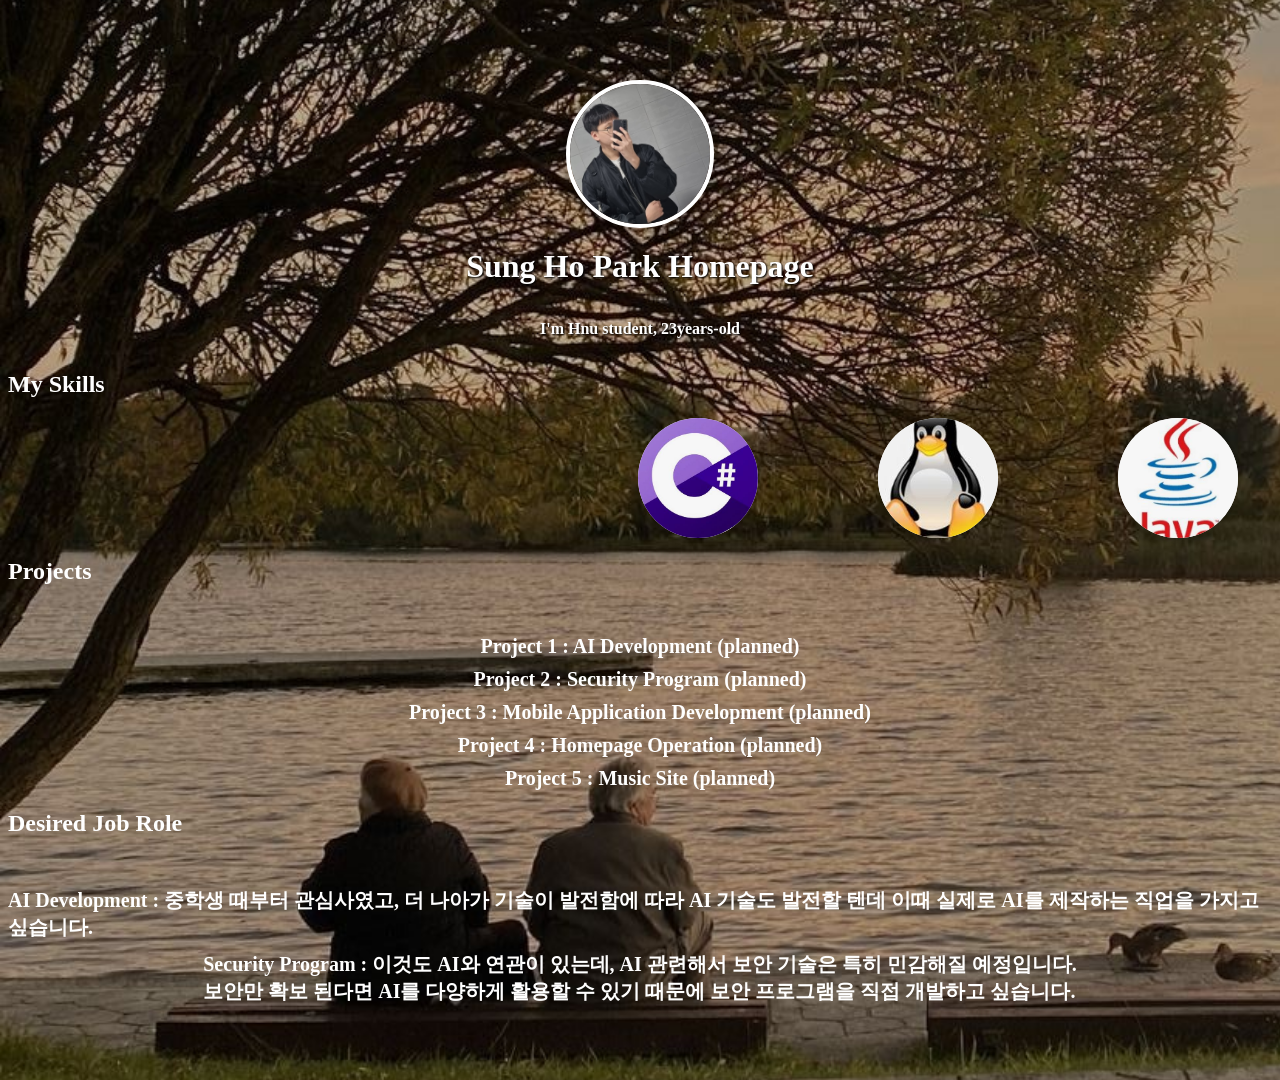
<file: index.html>
<!DOCTYPE html>
<html lang="ko">
<head>
  <meta charset="UTF-8" />
  <meta name="viewport" content="width=device-width, initial-scale=1.0" />
  <title>Profile Page</title>
  <link rel="stylesheet" href="source.css" />
</head>
<body>
  <div class="background"></div>
  <div class="content">
    <img src="Myprofile.jpg" class="profile-img" />
    <h1 class="profile-title">Sung Ho Park Homepage</h1>
    <h2 class="profile-desc">I'm Hnu student, 23years-old</h2>
  </div>
<div class="skill-wrapper">
<h2 class="section-title">My Skills</h2>
  <div class="circle-row">
    <div class="circle-photo">
      <img src="Cshop.JPG" alt="Photo 1">
    </div>
    <div class="circle-photo">
      <img src="Linux.JPG" alt="Photo 2">
    </div>
    <div class="circle-photo">
      <img src="Java.JPG" alt="Photo 3">
    </div>
</div>
    <h2 class="section-title project-title">Projects</h2>
    <div class="text-wrapper">
  <div>Project 1 : AI Development (planned)</div>
  <div>Project 2 : Security Program (planned)</div>
  <div>Project 3 : Mobile Application Development (planned)</div>
  <div>Project 4 : Homepage Operation (planned)</div>
  <div>Project 5 : Music Site (planned)</div>
</div>
 <h2 class="section-title project-title other-title">Desired Job Role</h2>
 <div class="text-wrapper">
  <div>AI Development : 중학생 때부터 관심사였고, 더 나아가 기술이 발전함에 따라 AI 기술도 발전할 텐데 이때 실제로 AI를 제작하는 직업을 가지고 싶습니다.</div>
  <div>Security Program : 이것도 AI와 연관이 있는데, AI 관련해서 보안 기술은 특히 민감해질 예정입니다. 
       <br>보안만 확보 된다면 AI를 다양하게 활용할 수 있기 때문에 보안 프로그램을 직접 개발하고 싶습니다.</div>
 </div>
  </div>
</body>
</html>
</file>
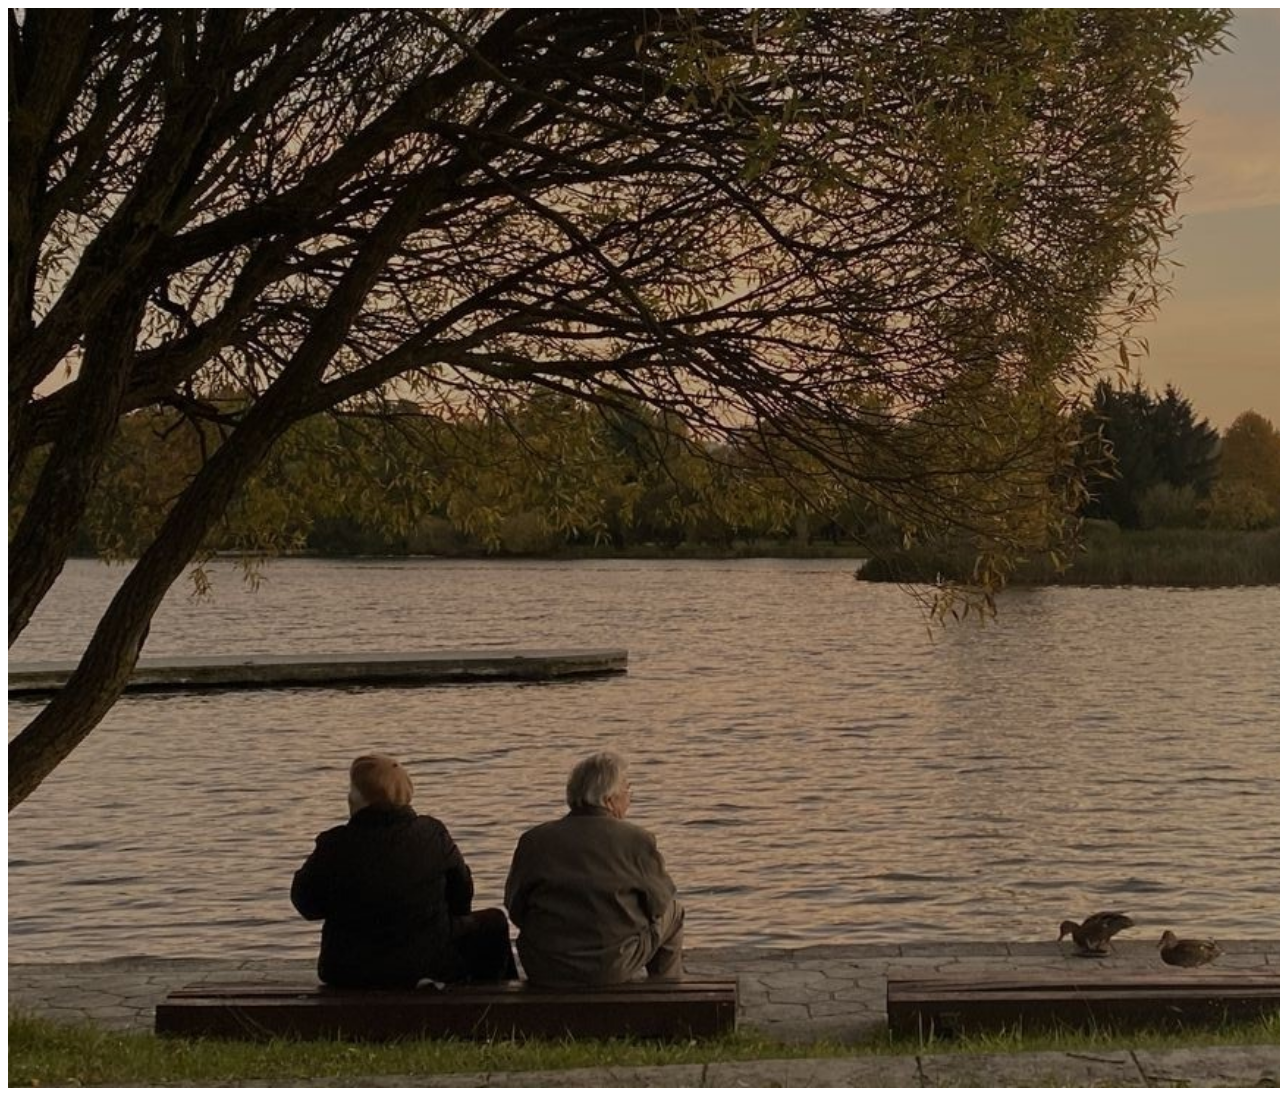
<file: 과제/main.html>
<!DOCTYPE html>
<html lang="en">
    <head>
        <meta charset="UTF-8">
        <meta http-equiv="X-UA-Compatible" content="IE=edge">
        <meta name="viewport" content="width=device-width, initial-scale=1.0">
        <title>과제</title>
        <link rel="stylesheet" href="source.css">
      </head>
<body>
     <img src="sajin.jpg">
    </div>
</body>
</html>
</file>
<file: source.css>
.background {
    position: absolute;
    top: 0;
    left: 0;
    width: 1920px;
    height: 1080px;
    background: url('sajin.jpg') no-repeat center center/cover;
    z-index: -1; /* background에 sajin.jpg 스타일을 넣어서 화면에 다 나올 수 있게 코딩했습니다. */
  }
  
  .content {
    display: flex;
    flex-direction: column;
    align-items: center;
    margin-top: 80px; 
  }
  

  .profile-img {
    width: 140px;
    height: 140px;
    border-radius: 50%;
    border: 4px solid white;
    object-fit: cover;
    box-shadow: 0 0 15px rgba(0, 0, 0, 0.5);
    margin-bottom: 20
  }  

  .profile-title {
    font-size: 32px;
    font-weight: bold;
    margin-top: 20px;
    color: white; 
    text-shadow: 1px 1px 2px black;
  }
  
  .profile-desc {
    font-size: 16px;
    color: white; 
    text-shadow: 1px 1px 2px black;
  }
  
  .circle-row {
    display: flex;
    gap: 120px;         /* 동그라미 간 간격 */
    margin-left: 630px; /* 전체 이동 거리 조절 */
  }
  
  .circle-photo {
    width: 120px;
    height: 120px;
    background-color: white;
    border-radius: 50%;
    overflow: hidden;
    display: flex;
    align-items: center;
    justify-content: center;
    box-shadow: 0 4px 6px rgba(0,0,0,0.1);
  }
  
  .circle-photo img {
    width: 100%;
    height: 100%;
    object-fit: cover;
  }
  
.section-title {
  color: white;
  font-size: 24px;
  font-weight: bold;
}

.text-wrapper {
  display: flex;
  flex-direction: column;
  align-items: center;
  margin-top: 50px;
  font-size: 20px;
  font-weight: bold;
  color: white; /* 원하는 색상으로 바꿔도 됨 */
  gap: 10px; /* 줄 간격 */
}
</file>
<file: 과제/source.css>
body {
    width: 1920px;
    height: 1080px;
    display: flex;
}
</file>
